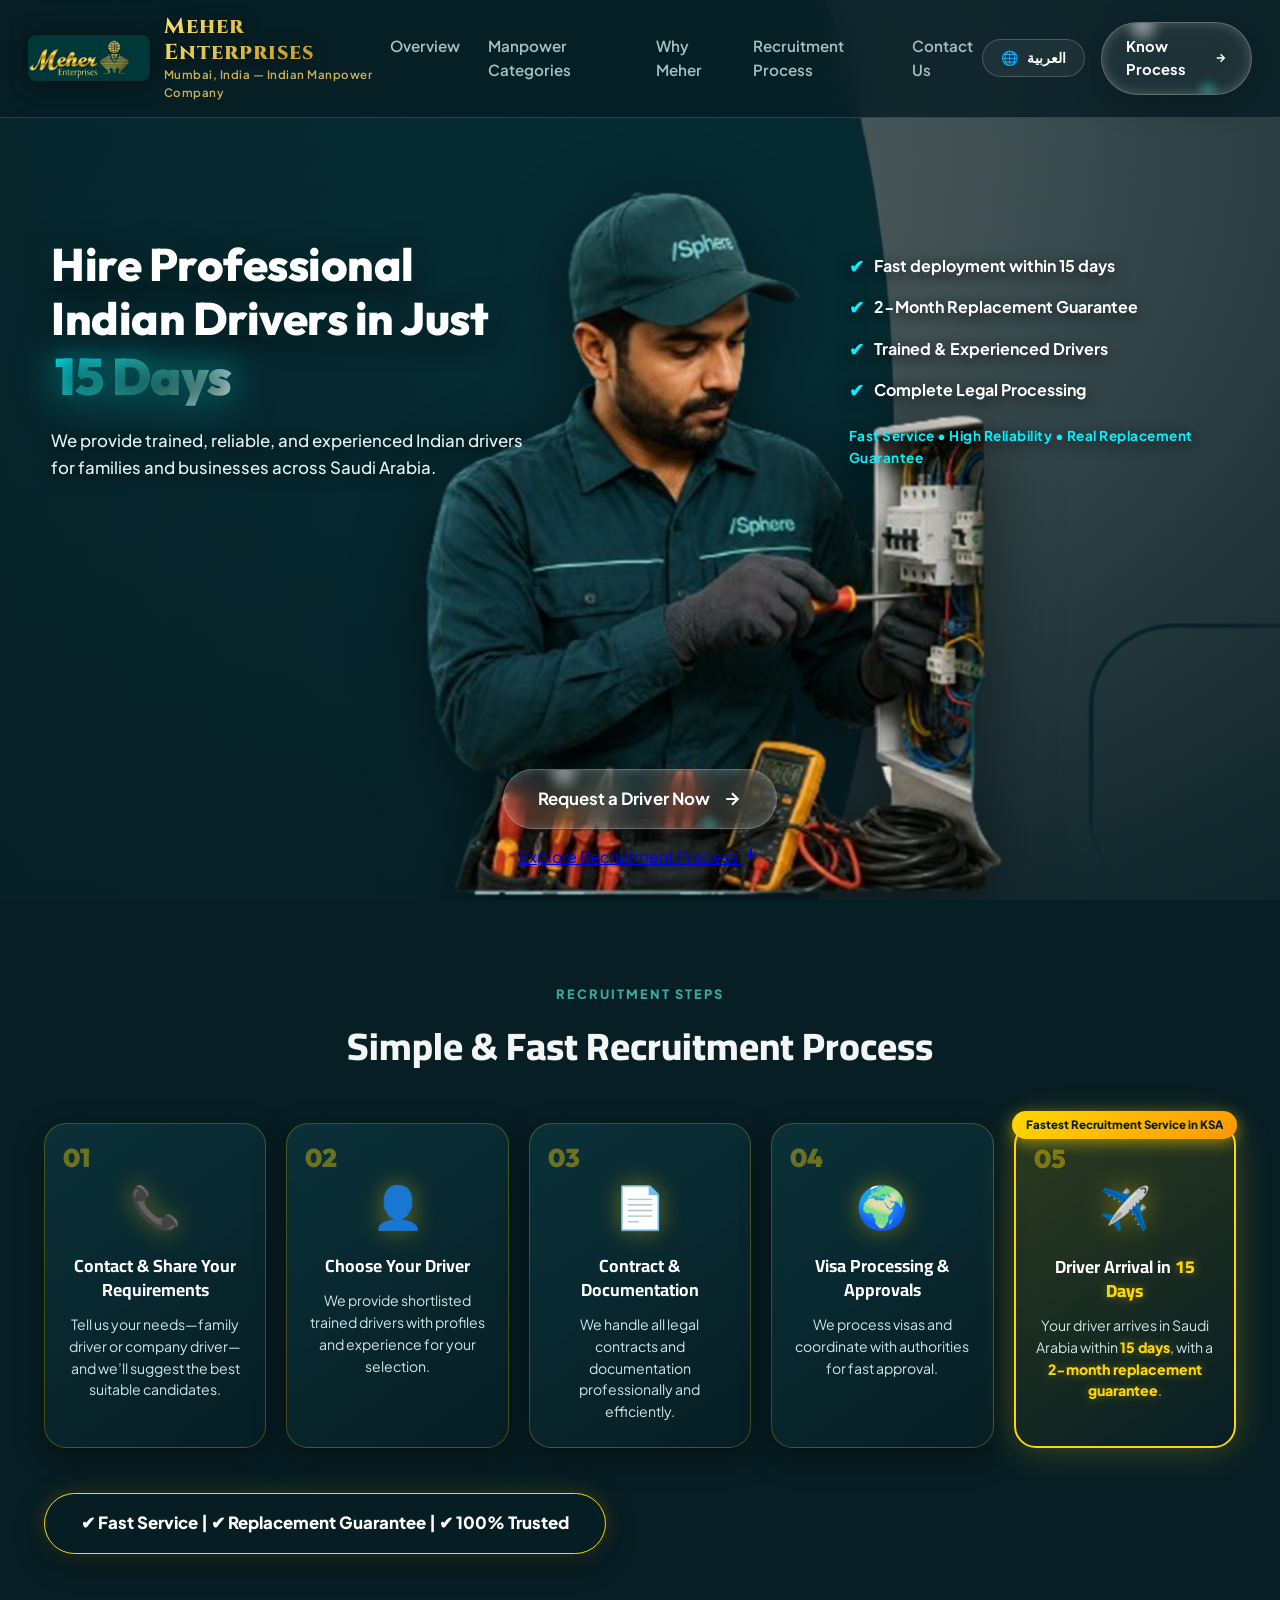
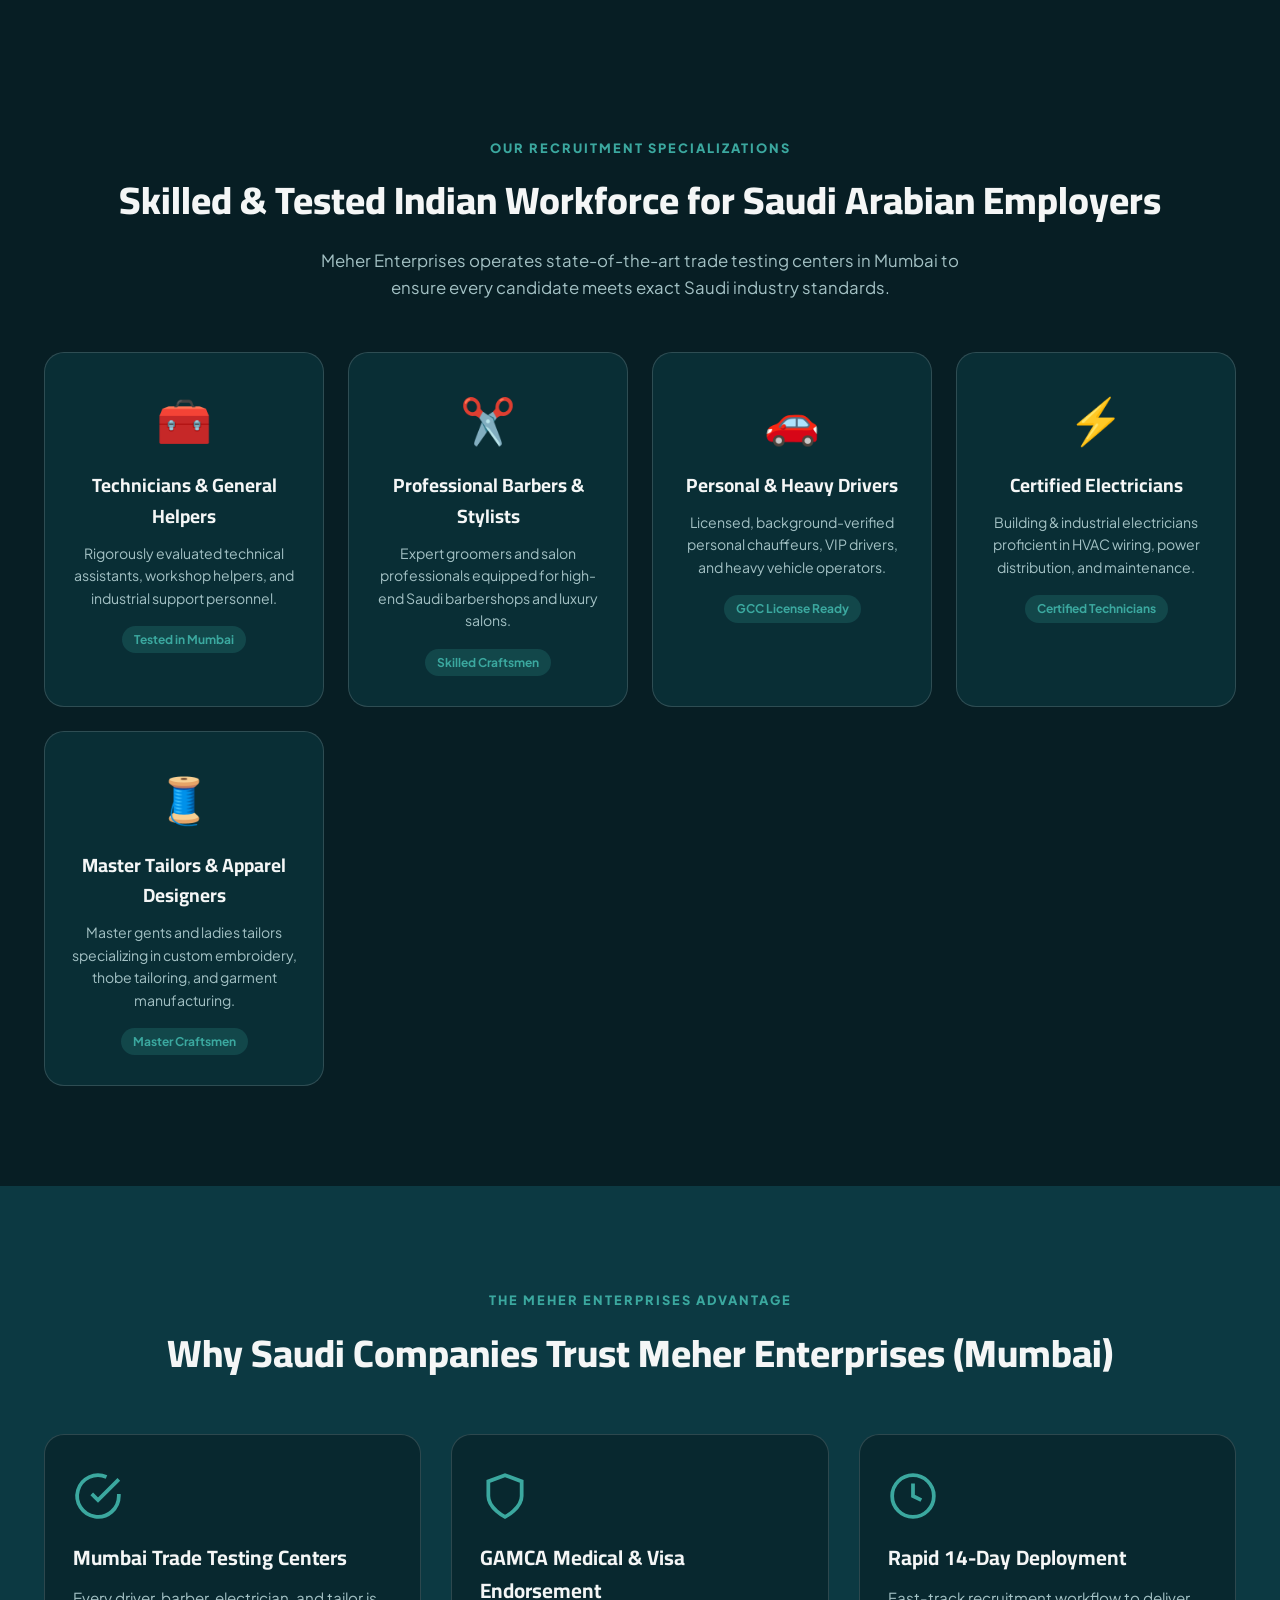
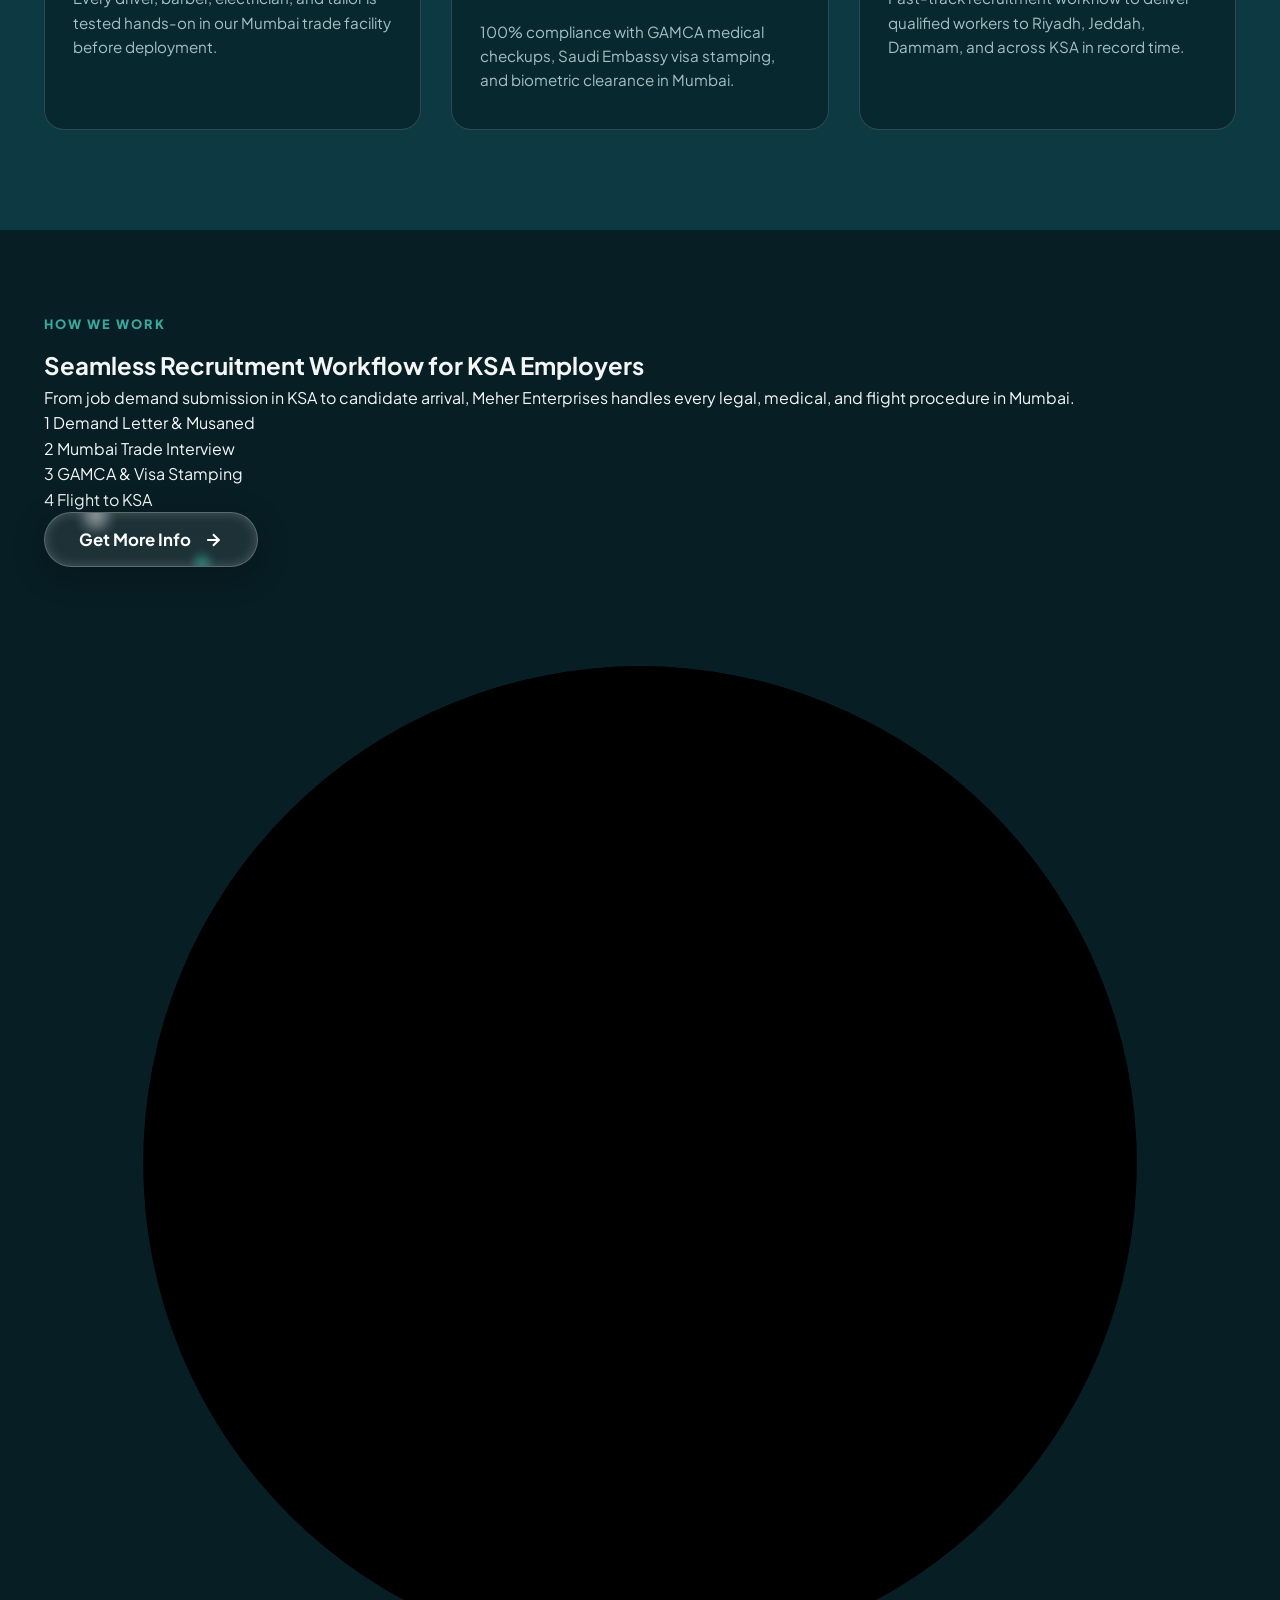
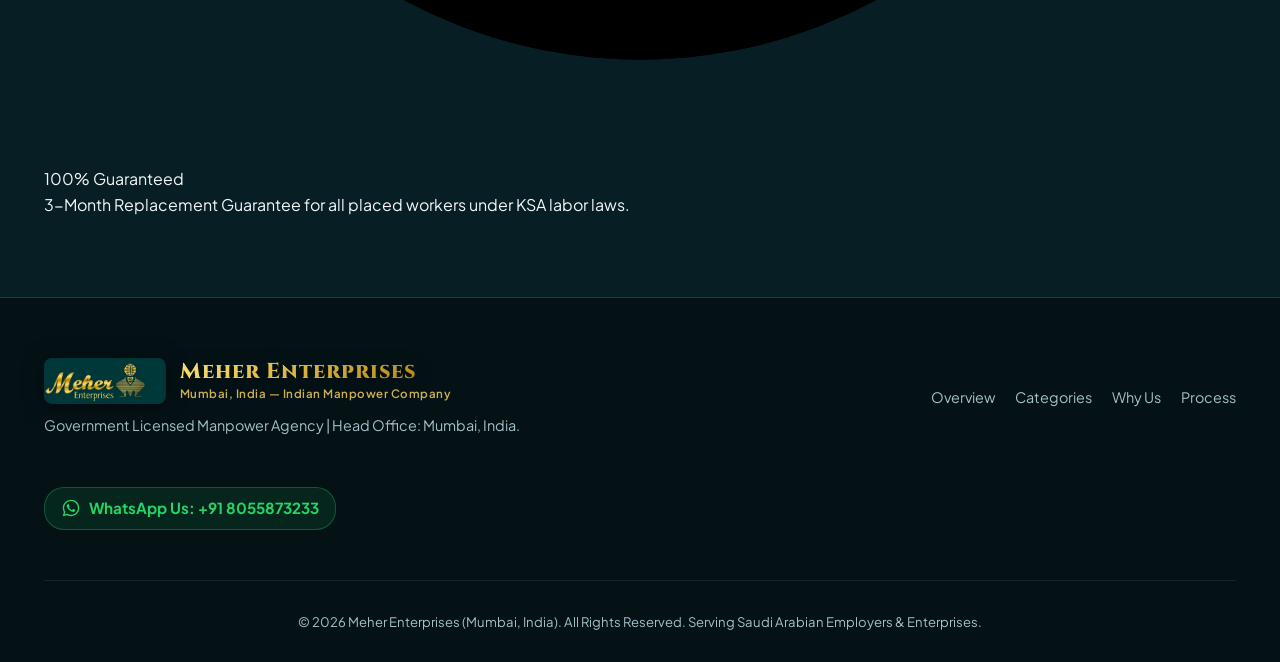
<file: index.html>
<!DOCTYPE html>
<html lang="en">
<head>
    <meta charset="UTF-8">
    <meta name="viewport" content="width=device-width, initial-scale=1.0">
    <title>Meher Enterprises — Licensed Indian Manpower Recruitment for Saudi Arabia (Mumbai)</title>
    <meta name="description" content="Meher Enterprises (Mumbai, India) — Government-licensed recruitment agency connecting Saudi Arabian enterprises with skilled Indian manpower: Drivers, Barbers, Electricians, Tailors, and Technicians.">
    <!-- Google Fonts for English, Arabic & Logo Calligraphy -->
    <link rel="preconnect" href="https://fonts.googleapis.com">
    <link rel="preconnect" href="https://fonts.gstatic.com" crossorigin>
    <link href="https://fonts.googleapis.com/css2?family=Cairo:wght@400;600;700;800;900&family=Tajawal:wght@400;500;700;800&family=Plus+Jakarta+Sans:wght@400;600;700;800&family=Outfit:wght@600;700;800;900&family=Syne:wght@700;800&family=Alex+Brush&family=Cinzel:wght@600;700;800;900&display=swap" rel="stylesheet">
    <link rel="stylesheet" href="style.css">
</head>
<body class="lang-en">
    <!-- Background Canvas for Ambient Particles -->
    <canvas id="bg-canvas"></canvas>

    <!-- Navigation Header -->
    <header class="navbar" id="navbar">
        <div class="nav-container">
            <a href="#" class="brand-logo">
                <img src="logo.jpeg" alt="Meher Enterprises Official Logo" class="official-logo-img">
                <div class="brand-text">
                    <span class="brand-name" data-i18n="brand_name">Meher Enterprises</span>
                    <span class="brand-tagline" data-i18n="brand_sub">Mumbai, India — Indian Manpower Company</span>
                </div>
            </a>

            <nav class="nav-links">
                <a href="#hero" data-i18n="nav_overview">Overview</a>
                <a href="#roles" data-i18n="nav_roles">Manpower Categories</a>
                <a href="#why-meher" data-i18n="nav_why">Why Meher</a>
                <a href="#process" data-i18n="nav_process">Recruitment Process</a>
                <a href="#contact" data-i18n="nav_contact">Contact Us</a>
            </nav>

            <div class="nav-actions">
                <!-- Language Toggle Switch -->
                <button class="btn-lang-toggle" id="btn-lang-toggle" aria-label="Toggle Language">
                    <span class="lang-icon">🌐</span>
                    <span class="lang-text" id="lang-current">العربية</span>
                </button>

                <!-- Glass Transparent Bubble Button (Know Process) -->
                <a href="#process" class="btn-glass-bubble" id="btn-glass-info" style="text-decoration: none;">
                    <span class="bubble-layer"></span>
                    <span class="bubble-layer-2"></span>
                    <span class="btn-text" data-i18n="know_process">Know Process</span>
                    <svg class="btn-arrow" width="18" height="18" viewBox="0 0 24 24" fill="none" stroke="currentColor" stroke-width="2.5"><path d="M5 12h14M12 5l7 7-7 7"/></svg>
                </a>
            </div>
        </div>
    </header>

    <main>
        <!-- Full Screen Immersive Hero Section -->
        <section id="hero" class="hero-fullscreen-section">
            <!-- Fullscreen Background Image Container -->
            <div class="fullscreen-bg-wrapper" id="fullscreen-bg-wrapper">
                <img src="WhatsApp Image 2026-08-06 at 6.28.03 PM.jpeg" alt="Meher Enterprises Hero Background" id="hero-bg-img" class="hero-fullscreen-img">
                <div class="fullscreen-vignette"></div>
            </div>

            <!-- Center 5 Person Elements Cutout (Interactive Cursor Transition) -->
            <div class="hero-center-element-wrapper" id="hero-center-wrapper">
                <img src="elements/helper.png" alt="Indian Skilled Technician" class="hero-person-img active" id="hero-img-1">
                <img src="elements/Barber.png" alt="Indian Master Barber" class="hero-person-img" id="hero-img-2">
                <img src="elements/Driver.png" alt="Indian Licensed Driver" class="hero-person-img" id="hero-img-3">
                <img src="elements/Electrician.png" alt="Indian Certified Electrician" class="hero-person-img" id="hero-img-4">
                <img src="elements/Tailor.png" alt="Indian Master Tailor" class="hero-person-img" id="hero-img-5">
            </div>

            <!-- Left Free Floating Text: Main Headline & Subheading -->
            <div class="hero-left-free-text">
                <h1 class="hero-main-title" data-i18n="hero_title">Hire Professional Indian Drivers in Just <span class="highlight-days">15 Days</span></h1>
                <p class="hero-sub-title" data-i18n="hero_sub">We provide trained, reliable, and experienced Indian drivers for families and businesses across Saudi Arabia.</p>
            </div>

            <!-- Right Free Floating Text: Key Selling Points & Trust Line -->
            <div class="hero-right-free-text">
                <ul class="key-points-list">
                    <li><span class="kp-check">✔</span> <span data-i18n="kp_1">Fast deployment within 15 days</span></li>
                    <li><span class="kp-check">✔</span> <span data-i18n="kp_2">2-Month Replacement Guarantee</span></li>
                    <li><span class="kp-check">✔</span> <span data-i18n="kp_3">Trained & Experienced Drivers</span></li>
                    <li><span class="kp-check">✔</span> <span data-i18n="kp_4">Complete Legal Processing</span></li>
                </ul>
                <div class="trust-line" data-i18n="trust_line">Fast Service • High Reliability • Real Replacement Guarantee</div>
            </div>

            <!-- Center Bottom CTA Glass Bubble Button over Elements -->
            <div class="hero-center-cta">
                <a href="https://wa.me/918055873233?text=Hello%20Meher%20Enterprises%2C%20I%20want%20to%20request%20an%20Indian%20Driver%20for%20Saudi%20Arabia" target="_blank" rel="noopener noreferrer" class="btn-glass-bubble btn-large" id="btn-hero-glass-info" style="text-decoration: none;">
                    <span class="bubble-layer"></span>
                    <span class="bubble-layer-2"></span>
                    <span class="btn-text" data-i18n="cta_driver">Request a Driver Now</span>
                    <svg class="btn-arrow" width="20" height="20" viewBox="0 0 24 24" fill="none" stroke="currentColor" stroke-width="2.5"><path d="M5 12h14M12 5l7 7-7 7"/></svg>
                </a>

                <!-- Scroll Indicator -->
                <a href="#process" class="scroll-down-indicator" aria-label="Scroll to details">
                    <span data-i18n="scroll_text">Explore Recruitment Process</span>
                    <svg width="20" height="20" viewBox="0 0 24 24" fill="none" stroke="currentColor" stroke-width="2"><path d="M7 13l5 5 5-5M12 6v12"/></svg>
                </a>
            </div>
        </section>

        <!-- Section 2: Recruitment Process (5 Cards) -->
        <section id="process" class="section process-section">
            <div class="container">
                <div class="section-head text-center">
                    <span class="section-tag" data-i18n="proc_tag">RECRUITMENT STEPS</span>
                    <h2 data-i18n="proc_title">Simple & Fast Recruitment Process</h2>
                </div>

                <div class="process-cards-grid">
                    <!-- Card 1 -->
                    <div class="process-card">
                        <div class="card-step-num">01</div>
                        <div class="card-gold-icon">📞</div>
                        <h3 data-i18n="p1_title">Contact & Share Your Requirements</h3>
                        <p data-i18n="p1_desc">Tell us your needs—family driver or company driver—and we’ll suggest the best suitable candidates.</p>
                    </div>

                    <!-- Card 2 -->
                    <div class="process-card">
                        <div class="card-step-num">02</div>
                        <div class="card-gold-icon">👤</div>
                        <h3 data-i18n="p2_title">Choose Your Driver</h3>
                        <p data-i18n="p2_desc">We provide shortlisted trained drivers with profiles and experience for your selection.</p>
                    </div>

                    <!-- Card 3 -->
                    <div class="process-card">
                        <div class="card-step-num">03</div>
                        <div class="card-gold-icon">📄</div>
                        <h3 data-i18n="p3_title">Contract & Documentation</h3>
                        <p data-i18n="p3_desc">We handle all legal contracts and documentation professionally and efficiently.</p>
                    </div>

                    <!-- Card 4 -->
                    <div class="process-card">
                        <div class="card-step-num">04</div>
                        <div class="card-gold-icon">🌍</div>
                        <h3 data-i18n="p4_title">Visa Processing & Approvals</h3>
                        <p data-i18n="p4_desc">We process visas and coordinate with authorities for fast approval.</p>
                    </div>

                    <!-- Card 5 (Featured Card with Pro Badge) -->
                    <div class="process-card process-card-featured">
                        <div class="card-pro-badge" data-i18n="p5_badge">Fastest Recruitment Service in KSA</div>
                        <div class="card-step-num">05</div>
                        <div class="card-gold-icon">✈️</div>
                        <h3 data-i18n="p5_title">Driver Arrival in <span class="gold-highlight">15 Days</span></h3>
                        <p data-i18n="p5_desc">Your driver arrives in Saudi Arabia within <span class="gold-highlight">15 days</span>, with a <span class="gold-highlight">2-month replacement guarantee</span>.</p>
                    </div>
                </div>

                <!-- Extra Trust Bar -->
                <div class="extra-trust-bar text-center">
                    <span data-i18n="proc_trust_bar">✔ Fast Service | ✔ Replacement Guarantee | ✔ 100% Trusted</span>
                </div>
            </div>
        </section>

        <!-- Section 3: Manpower Categories Showcase (5 Roles) -->
        <section id="roles" class="section roles-section">
            <div class="container">
                <div class="section-head text-center">
                    <span class="section-tag" data-i18n="cat_tag">OUR RECRUITMENT SPECIALIZATIONS</span>
                    <h2 data-i18n="cat_title">Skilled & Tested Indian Workforce for Saudi Arabian Employers</h2>
                    <p data-i18n="cat_desc">Meher Enterprises operates state-of-the-art trade testing centers in Mumbai to ensure every candidate meets exact Saudi industry standards.</p>
                </div>

                <div class="roles-grid">
                    <!-- Role 1 -->
                    <div class="role-card">
                        <div class="role-icon">🧰</div>
                        <h3 data-i18n="r1_title">Technicians & General Helpers</h3>
                        <p data-i18n="r1_desc">Rigorously evaluated technical assistants, workshop helpers, and industrial support personnel.</p>
                        <span class="role-tag" data-i18n="r1_tag">Tested in Mumbai</span>
                    </div>

                    <!-- Role 2 -->
                    <div class="role-card">
                        <div class="role-icon">✂️</div>
                        <h3 data-i18n="r2_title">Professional Barbers & Stylists</h3>
                        <p data-i18n="r2_desc">Expert groomers and salon professionals equipped for high-end Saudi barbershops and luxury salons.</p>
                        <span class="role-tag" data-i18n="r2_tag">Skilled Craftsmen</span>
                    </div>

                    <!-- Role 3 -->
                    <div class="role-card">
                        <div class="role-icon">🚗</div>
                        <h3 data-i18n="r3_title">Personal & Heavy Drivers</h3>
                        <p data-i18n="r3_desc">Licensed, background-verified personal chauffeurs, VIP drivers, and heavy vehicle operators.</p>
                        <span class="role-tag" data-i18n="r3_tag">GCC License Ready</span>
                    </div>

                    <!-- Role 4 -->
                    <div class="role-card">
                        <div class="role-icon">⚡</div>
                        <h3 data-i18n="r4_title">Certified Electricians</h3>
                        <p data-i18n="r4_desc">Building & industrial electricians proficient in HVAC wiring, power distribution, and maintenance.</p>
                        <span class="role-tag" data-i18n="r4_tag">Certified Technicians</span>
                    </div>

                    <!-- Role 5 -->
                    <div class="role-card">
                        <div class="role-icon">🧵</div>
                        <h3 data-i18n="r5_title">Master Tailors & Apparel Designers</h3>
                        <p data-i18n="r5_desc">Master gents and ladies tailors specializing in custom embroidery, thobe tailoring, and garment manufacturing.</p>
                        <span class="role-tag" data-i18n="r5_tag">Master Craftsmen</span>
                    </div>
                </div>
            </div>
        </section>

        <!-- Why Choose Meher Enterprises -->
        <section id="why-meher" class="section why-section">
            <div class="container">
                <div class="section-head text-center">
                    <span class="section-tag" data-i18n="why_tag">THE MEHER ENTERPRISES ADVANTAGE</span>
                    <h2 data-i18n="why_title">Why Saudi Companies Trust Meher Enterprises (Mumbai)</h2>
                </div>

                <div class="pillars-grid">
                    <div class="pillar-card">
                        <div class="pillar-icon">
                            <svg viewBox="0 0 24 24" fill="none" stroke="currentColor" stroke-width="1.8"><path d="M22 11.08V12a10 10 0 1 1-5.93-9.14"></path><polyline points="22 4 12 14.01 9 11.01"></polyline></svg>
                        </div>
                        <h3 data-i18n="w1_title">Mumbai Trade Testing Centers</h3>
                        <p data-i18n="w1_desc">Every driver, barber, electrician, and tailor is tested hands-on in our Mumbai trade facility before deployment.</p>
                    </div>

                    <div class="pillar-card">
                        <div class="pillar-icon">
                            <svg viewBox="0 0 24 24" fill="none" stroke="currentColor" stroke-width="1.8"><path d="M12 22s8-4 8-10V5l-8-3-8 3v7c0 6 8 10 8 10z"></path></svg>
                        </div>
                        <h3 data-i18n="w2_title">GAMCA Medical & Visa Endorsement</h3>
                        <p data-i18n="w2_desc">100% compliance with GAMCA medical checkups, Saudi Embassy visa stamping, and biometric clearance in Mumbai.</p>
                    </div>

                    <div class="pillar-card">
                        <div class="pillar-icon">
                            <svg viewBox="0 0 24 24" fill="none" stroke="currentColor" stroke-width="1.8"><circle cx="12" cy="12" r="10"></circle><path d="M12 6v6l4 2"></path></svg>
                        </div>
                        <h3 data-i18n="w3_title">Rapid 14-Day Deployment</h3>
                        <p data-i18n="w3_desc">Fast-track recruitment workflow to deliver qualified workers to Riyadh, Jeddah, Dammam, and across KSA in record time.</p>
                    </div>
                </div>
            </div>
        </section>

        <!-- Recruitment Process Section -->
        <section id="process" class="section process-section">
            <div class="container">
                <div class="capacity-box-wrapper">
                    <div class="capacity-info">
                        <span class="section-tag" data-i18n="proc_tag">HOW WE WORK</span>
                        <h2 data-i18n="proc_title">Seamless Recruitment Workflow for KSA Employers</h2>
                        <p data-i18n="proc_desc">From job demand submission in KSA to candidate arrival, Meher Enterprises handles every legal, medical, and flight procedure in Mumbai.</p>

                        <div class="quota-stats">
                            <div class="q-item">
                                <span class="q-num">1</span>
                                <span class="q-label" data-i18n="step1">Demand Letter & Musaned</span>
                            </div>
                            <div class="q-item">
                                <span class="q-num">2</span>
                                <span class="q-label" data-i18n="step2">Mumbai Trade Interview</span>
                            </div>
                            <div class="q-item">
                                <span class="q-num">3</span>
                                <span class="q-label" data-i18n="step3">GAMCA & Visa Stamping</span>
                            </div>
                            <div class="q-item">
                                <span class="q-num">4</span>
                                <span class="q-label" data-i18n="step4">Flight to KSA</span>
                            </div>
                        </div>

                        <!-- Glass Bubble Button -->
                        <button class="btn-glass-bubble btn-large" id="btn-proc-info">
                            <span class="bubble-layer"></span>
                            <span class="bubble-layer-2"></span>
                            <span class="btn-text" data-i18n="get_more_info">Get More Info</span>
                            <svg class="btn-arrow" width="20" height="20" viewBox="0 0 24 24" fill="none" stroke="currentColor" stroke-width="2.5"><path d="M5 12h14M12 5l7 7-7 7"/></svg>
                        </button>
                    </div>

                    <div class="capacity-graphic-card">
                        <div class="ring-container">
                            <svg class="ring-svg" viewBox="0 0 120 120">
                                <circle cx="60" cy="60" r="50" class="ring-bg"></circle>
                                <circle cx="60" cy="60" r="50" class="ring-progress" style="stroke-dashoffset: 25;"></circle>
                            </svg>
                            <div class="ring-content">
                                <span class="ring-val">100%</span>
                                <span class="ring-cap" data-i18n="guarantee">Guaranteed</span>
                            </div>
                        </div>
                        <p class="ring-note" data-i18n="proc_note">3-Month Replacement Guarantee for all placed workers under KSA labor laws.</p>
                    </div>
                </div>
            </div>
        </section>
    </main>

    <!-- Footer -->
    <footer id="contact" class="footer">
        <div class="container footer-content">
            <div class="footer-brand">
                <div class="brand-logo">
                    <img src="logo.jpeg" alt="Meher Enterprises Official Logo" class="official-logo-img">
                    <div class="brand-text">
                        <span class="brand-name" data-i18n="brand_name">Meher Enterprises</span>
                        <span class="brand-tagline" data-i18n="brand_sub">Mumbai, India — Indian Manpower Company</span>
                    </div>
                </div>
                <p data-i18n="footer_sub">Government Licensed Manpower Agency | Head Office: Mumbai, India.</p>
            </div>
            <div class="footer-links">
                <a href="#hero" data-i18n="nav_overview">Overview</a>
                <a href="#roles" data-i18n="nav_roles">Categories</a>
                <a href="#why-meher" data-i18n="nav_why">Why Us</a>
                <a href="#process" data-i18n="nav_process">Process</a>
            </div>
            
            <!-- Direct WhatsApp Link in Footer -->
            <div class="footer-whatsapp-wrap">
                <a href="https://wa.me/918055873233?text=Hello%20Meher%20Enterprises%2C%20I%20want%20to%20inquire%20about%20recruiting%20Indian%20manpower%20for%20Saudi%20Arabia" target="_blank" rel="noopener noreferrer" class="footer-wa-link">
                    <svg class="wa-icon-svg" width="20" height="20" viewBox="0 0 24 24" fill="currentColor"><path d="M19.05 4.91A9.816 9.816 0 0 0 12.04 2c-5.46 0-9.91 4.45-9.91 9.91 0 1.75.46 3.45 1.32 4.95L2.05 22l5.25-1.38c1.45.79 3.08 1.21 4.74 1.21 5.46 0 9.91-4.45 9.91-9.91 0-2.65-1.03-5.14-2.9-7.01zm-7.01 15.24c-1.48 0-2.93-.4-4.2-1.15l-.3-.18-3.12.82.83-3.04-.2-.31a8.19 8.19 0 0 1-1.26-4.38c0-4.54 3.7-8.24 8.24-8.24 2.2 0 4.27.86 5.82 2.42a8.2 8.2 0 0 1 2.41 5.83c0 4.54-3.7 8.23-8.24 8.23zm4.52-6.16c-.25-.12-1.47-.72-1.69-.8-.23-.09-.39-.12-.56.12-.17.25-.66.8-.81.97-.15.17-.3.19-.55.07-.25-.12-1.05-.39-2.01-1.24-.74-.66-1.24-1.47-1.39-1.72-.15-.25-.02-.38.11-.5.11-.11.25-.29.37-.43.12-.15.17-.25.25-.42.08-.17.04-.31-.02-.43s-.56-1.34-.76-1.84c-.2-.48-.41-.42-.56-.43h-.48c-.17 0-.43.06-.66.31s-.87.85-.87 2.07c0 1.22.89 2.4 1.01 2.56.12.17 1.75 2.67 4.24 3.75.59.26 1.05.41 1.41.53.59.19 1.13.16 1.56.1.48-.07 1.47-.6 1.68-1.18.21-.58.21-1.07.15-1.18-.06-.11-.22-.18-.47-.3z"/></svg>
                    <span>WhatsApp Us: +91 8055873233</span>
                </a>
            </div>

            <div class="footer-copy" data-i18n="footer_copy">
                &copy; 2026 Meher Enterprises (Mumbai, India). All Rights Reserved. Serving Saudi Arabian Employers & Enterprises.
            </div>
        </div>
    </footer>

    <script src="app.js"></script>
</body>
</html>
</file>
<file: style.css>
/* Reset & Base Styles */
*, *::before, *::after {
    box-sizing: border-box;
    margin: 0;
    padding: 0;
}

:root {
    --bg-dark: #071e24;
    --bg-teal-main: #0c3942;
    --bg-teal-light: #144e59;
    --bg-cream: #ece9e3;
    --bg-cream-card: #f5f3ee;
    
    --text-light: #f4f6f6;
    --text-muted-light: #a3c1c4;
    --text-dark: #12282d;
    --text-muted-dark: #586e73;
    
    --accent-teal: #3ba89f;
    --accent-glow: rgba(59, 168, 159, 0.35);
    --border-teal: rgba(255, 255, 255, 0.15);
    --border-dark: rgba(18, 40, 45, 0.12);
    
    --font-heading: 'Space Grotesk', 'Cairo', -apple-system, sans-serif;
    --font-body: 'Plus Jakarta Sans', 'Tajawal', -apple-system, sans-serif;
    
    --transition: all 0.35s cubic-bezier(0.16, 1, 0.3, 1);
}

html {
    scroll-behavior: smooth;
    font-family: var(--font-body);
    background-color: var(--bg-dark);
    color: var(--text-light);
}

body {
    overflow-x: hidden;
    position: relative;
    line-height: 1.6;
}

/* Arabic RTL Support */
body.lang-ar {
    direction: rtl;
    text-align: right;
    font-family: 'Tajawal', 'Cairo', sans-serif;
}

body.lang-ar .brand-logo {
    flex-direction: row-reverse;
}

body.lang-ar .nav-links {
    flex-direction: row;
}

body.lang-ar .btn-arrow {
    transform: rotate(180deg);
}

body.lang-ar .btn-glass-bubble {
    flex-direction: row-reverse;
}

/* Canvas Background */
#bg-canvas {
    position: fixed;
    top: 0;
    left: 0;
    width: 100vw;
    height: 100vh;
    z-index: -1;
    pointer-events: none;
    opacity: 0.55;
}

/* Helper Utilities */
.container {
    max-width: 1240px;
    margin: 0 auto;
    padding: 0 24px;
}

.text-center { text-align: center; }
.hidden { display: none !important; }

/* Navbar */
.navbar {
    position: fixed;
    top: 0;
    left: 0;
    right: 0;
    z-index: 100;
    background: rgba(7, 30, 36, 0.82);
    backdrop-filter: blur(20px);
    -webkit-backdrop-filter: blur(20px);
    border-bottom: 1px solid var(--border-teal);
    transition: var(--transition);
}

.nav-container {
    max-width: 1420px;
    margin: 0 auto;
    padding: 14px 28px;
    display: flex;
    align-items: center;
    justify-content: space-between;
}

.brand-logo {
    display: flex;
    align-items: center;
    gap: 14px;
    text-decoration: none;
    color: var(--text-light);
}

.official-logo-img {
    height: 46px;
    width: auto;
    object-fit: contain;
    border-radius: 8px;
    filter: drop-shadow(0 2px 10px rgba(0, 0, 0, 0.5));
    transition: var(--transition);
}

.official-logo-img:hover {
    transform: scale(1.05);
    filter: drop-shadow(0 4px 15px rgba(212, 175, 55, 0.4));
}

.brand-text {
    display: flex;
    flex-direction: column;
}

.brand-name {
    font-family: 'Cinzel', 'Cairo', serif;
    font-weight: 800;
    font-size: 1.35rem;
    letter-spacing: 1px;
    background: linear-gradient(135deg, #f9e076 0%, #d4af37 50%, #aa7c11 100%);
    -webkit-background-clip: text;
    -webkit-text-fill-color: transparent;
    line-height: 1.2;
    filter: drop-shadow(0 2px 8px rgba(0, 0, 0, 0.6));
}

body.lang-ar .brand-name {
    font-family: 'Cairo', sans-serif;
    font-size: 1.3rem;
}

.brand-tagline {
    font-size: 0.72rem;
    color: #e5c158;
    font-weight: 600;
    letter-spacing: 0.5px;
    opacity: 0.9;
}

.nav-links {
    display: flex;
    gap: 28px;
}

.nav-links a {
    color: var(--text-muted-light);
    text-decoration: none;
    font-size: 0.95rem;
    font-weight: 600;
    transition: var(--transition);
}

.nav-links a:hover {
    color: var(--accent-teal);
}

.nav-actions {
    display: flex;
    align-items: center;
    gap: 16px;
}

/* Language Toggle Switch */
.btn-lang-toggle {
    display: inline-flex;
    align-items: center;
    gap: 8px;
    padding: 10px 18px;
    background: rgba(255, 255, 255, 0.06);
    border: 1px solid rgba(255, 255, 255, 0.2);
    border-radius: 30px;
    color: #ffffff;
    font-size: 0.88rem;
    font-weight: 700;
    cursor: pointer;
    transition: var(--transition);
}

.btn-lang-toggle:hover {
    background: rgba(59, 168, 159, 0.25);
    border-color: var(--accent-teal);
    transform: translateY(-1px);
}

/* Glass Transparent Bubble Button */
.btn-glass-bubble {
    position: relative;
    display: inline-flex;
    align-items: center;
    justify-content: center;
    gap: 12px;
    padding: 12px 24px;
    background: rgba(255, 255, 255, 0.09);
    backdrop-filter: blur(16px);
    -webkit-backdrop-filter: blur(16px);
    border: 1px solid rgba(255, 255, 255, 0.28);
    border-radius: 50px;
    color: #ffffff;
    font-family: var(--font-body);
    font-size: 0.92rem;
    font-weight: 700;
    cursor: pointer;
    overflow: hidden;
    box-shadow: 0 8px 32px 0 rgba(0, 0, 0, 0.25), inset 0 0 12px rgba(255, 255, 255, 0.2);
    transition: all 0.4s cubic-bezier(0.16, 1, 0.3, 1);
    text-decoration: none;
}

.btn-glass-bubble.btn-large {
    padding: 16px 34px;
    font-size: 1.05rem;
}

.btn-glass-bubble:hover {
    background: rgba(255, 255, 255, 0.22);
    border-color: rgba(255, 255, 255, 0.6);
    transform: translateY(-3px) scale(1.03);
    box-shadow: 0 14px 40px rgba(0, 242, 254, 0.3), inset 0 0 20px rgba(255, 255, 255, 0.4);
}

/* Floating Glass Bubbles Animation */
.btn-glass-bubble .bubble-layer {
    position: absolute;
    width: 38px;
    height: 38px;
    background: radial-gradient(circle, rgba(255, 255, 255, 0.85) 0%, rgba(255, 255, 255, 0) 70%);
    border-radius: 50%;
    top: -15px;
    left: 15%;
    filter: blur(4px);
    opacity: 0.65;
    animation: floatBubble 4s ease-in-out infinite alternate;
    pointer-events: none;
}

.btn-glass-bubble .bubble-layer-2 {
    position: absolute;
    width: 26px;
    height: 26px;
    background: radial-gradient(circle, rgba(59, 168, 159, 0.9) 0%, rgba(59, 168, 159, 0) 70%);
    border-radius: 50%;
    bottom: -10px;
    right: 20%;
    filter: blur(3px);
    opacity: 0.75;
    animation: floatBubble2 3.5s ease-in-out infinite alternate;
    pointer-events: none;
}

@keyframes floatBubble {
    0% { transform: translateY(0) scale(1); }
    100% { transform: translateY(12px) scale(1.25); }
}

@keyframes floatBubble2 {
    0% { transform: translateY(0) scale(1.1); }
    100% { transform: translateY(-10px) scale(0.85); }
}

/* Standard Buttons */
.btn {
    display: inline-flex;
    align-items: center;
    justify-content: center;
    padding: 12px 24px;
    border-radius: 50px;
    font-family: var(--font-body);
    font-size: 0.95rem;
    font-weight: 700;
    cursor: pointer;
    transition: var(--transition);
    border: none;
    text-decoration: none;
}

.btn-primary {
    background: linear-gradient(135deg, #3ba89f 0%, #1e7a72 100%);
    color: #ffffff;
    box-shadow: 0 4px 20px var(--accent-glow);
}

.btn-primary:hover {
    transform: translateY(-2px);
    box-shadow: 0 8px 30px rgba(59, 168, 159, 0.45);
}

.btn-large {
    padding: 16px 36px;
    font-size: 1.05rem;
}

.btn-full {
    width: 100%;
}

/* Hero Section */
.hero-fullscreen-section {
    position: relative;
    width: 100vw;
    height: 100vh;
    overflow: hidden;
    display: flex;
    flex-direction: column;
    justify-content: flex-end;
    align-items: center;
}

.fullscreen-bg-wrapper {
    position: absolute;
    top: 0;
    left: 0;
    width: 100%;
    height: 100%;
    z-index: 1;
}

.hero-fullscreen-img {
    width: 100%;
    height: 100%;
    object-fit: cover;
    object-position: center;
}

.fullscreen-vignette {
    position: absolute;
    top: 0;
    left: 0;
    width: 100%;
    height: 100%;
    background: radial-gradient(circle at center, rgba(7, 30, 36, 0.2) 0%, rgba(7, 30, 36, 0.75) 100%),
                linear-gradient(to bottom, rgba(7, 30, 36, 0.4) 0%, rgba(7, 30, 36, 0.85) 100%);
    pointer-events: none;
}

/* Center Person 5 Elements Cutout */
.hero-center-element-wrapper {
    position: absolute;
    bottom: 0;
    left: 50%;
    transform: translateX(-48%);
    height: 88%;
    max-height: 750px;
    width: 620px;
    z-index: 2;
    pointer-events: none;
    display: flex;
    align-items: flex-end;
    justify-content: center;
    perspective: 1000px;
}

.hero-person-img {
    position: absolute;
    bottom: 0;
    height: 100%;
    width: auto;
    object-fit: contain;
    image-rendering: -webkit-optimize-contrast;
    image-rendering: crisp-edges;
    filter: drop-shadow(0 15px 35px rgba(0, 0, 0, 0.5));
    opacity: 0;
    transform: scale(0.95) translateY(15px);
    transition: opacity 0.7s cubic-bezier(0.16, 1, 0.3, 1), 
                transform 0.7s cubic-bezier(0.16, 1, 0.3, 1),
                filter 0.5s ease;
    will-change: opacity, transform;
}

.hero-person-img.active {
    opacity: 1;
    transform: scale(1) translateY(0);
    pointer-events: auto;
}

/* Left Free Floating Text: Main Headline & Subheading */
.hero-left-free-text {
    position: absolute;
    top: 40%;
    left: 4%;
    transform: translateY(-50%);
    z-index: 10;
    width: 100%;
    max-width: 480px;
    display: flex;
    flex-direction: column;
    align-items: flex-start;
    text-align: left;
    gap: 16px;
    color: #ffffff;
}

body.lang-ar .hero-left-free-text {
    left: auto;
    right: 4%;
    text-align: right;
    align-items: flex-start;
}

.hero-main-title {
    font-family: 'Outfit', 'Syne', sans-serif;
    font-size: 2.85rem;
    font-weight: 800;
    color: #ffffff;
    line-height: 1.18;
    letter-spacing: -0.5px;
    text-shadow: 0 4px 30px rgba(0, 0, 0, 0.95), 0 0 25px rgba(0, 242, 254, 0.2);
}

body.lang-ar .hero-main-title {
    font-family: 'Cairo', sans-serif;
    font-size: 3.1rem;
    font-weight: 900;
    line-height: 1.25;
    letter-spacing: normal;
}

.highlight-days {
    color: #00f2fe;
    background: linear-gradient(135deg, #00f2fe 0%, #3ba89f 60%, #ffffff 100%);
    -webkit-background-clip: text;
    -webkit-text-fill-color: transparent;
    font-weight: 900;
    font-size: 1.12em;
    padding: 0 4px;
    filter: drop-shadow(0 0 15px rgba(0, 242, 254, 0.5));
}

.hero-sub-title {
    font-size: 1.05rem;
    color: #e2f4f6;
    margin-top: 6px;
    font-weight: 500;
    line-height: 1.6;
    text-shadow: 0 3px 15px rgba(0, 0, 0, 0.9);
}

body.lang-ar .hero-sub-title {
    font-family: 'Tajawal', sans-serif;
    font-size: 1.15rem;
}

/* Right Free Floating Text: Key Points List & Trust Line */
.hero-right-free-text {
    position: absolute;
    top: 40%;
    right: 4%;
    transform: translateY(-50%);
    z-index: 10;
    width: 100%;
    max-width: 380px;
    display: flex;
    flex-direction: column;
    align-items: flex-start;
    text-align: left;
    gap: 16px;
    color: #ffffff;
}

body.lang-ar .hero-right-free-text {
    right: auto;
    left: 4%;
    text-align: right;
    align-items: flex-start;
}

.key-points-list {
    list-style: none;
    padding: 0;
    margin: 0;
    display: flex;
    flex-direction: column;
    gap: 12px;
    width: 100%;
}

.key-points-list li {
    display: flex;
    align-items: center;
    gap: 10px;
    font-size: 1rem;
    font-weight: 700;
    color: #ffffff;
    text-shadow: 0 3px 15px rgba(0, 0, 0, 0.9);
}

body.lang-ar .key-points-list li {
    font-family: 'Tajawal', sans-serif;
    font-size: 1.08rem;
}

.kp-check {
    color: #00f2fe;
    font-weight: 900;
    font-size: 1.15rem;
}

.trust-line {
    font-size: 0.85rem;
    font-weight: 700;
    color: #00f2fe;
    letter-spacing: 0.5px;
    text-shadow: 0 3px 15px rgba(0, 0, 0, 0.95);
    margin-top: 4px;
}

/* Center Bottom Glass Bubble CTA Button Over Elements */
.hero-center-cta {
    position: absolute;
    bottom: 30px;
    left: 50%;
    transform: translateX(-50%);
    z-index: 15;
    display: flex;
    flex-direction: column;
    align-items: center;
    gap: 14px;
    width: 100%;
    max-width: 400px;
}

.pulse-dot {
    width: 8px;
    height: 8px;
    background-color: var(--accent-teal);
    border-radius: 50%;
    box-shadow: 0 0 10px var(--accent-teal);
    animation: pulse 2s infinite;
}

@keyframes pulse {
    0% { transform: scale(0.95); box-shadow: 0 0 0 0 rgba(59, 168, 159, 0.7); }
    70% { transform: scale(1); box-shadow: 0 0 0 10px rgba(59, 168, 159, 0); }
    100% { transform: scale(0.95); box-shadow: 0 0 0 0 rgba(59, 168, 159, 0); }
}

/* Sections Base */
.section {
    padding: 100px 0;
}

.section-tag {
    display: inline-block;
    font-size: 0.8rem;
    font-weight: 800;
    letter-spacing: 2px;
    color: var(--accent-teal);
    margin-bottom: 12px;
}

.section-head h2 {
    font-family: var(--font-heading);
    font-size: 2.4rem;
    font-weight: 800;
    margin-bottom: 16px;
}

.section-head p {
    color: var(--text-muted-light);
    max-width: 680px;
    margin: 0 auto;
    font-size: 1.05rem;
}

/* Roles Showcase Grid */
.roles-section {
    background: var(--bg-dark);
}

.roles-grid {
    display: grid;
    grid-template-columns: repeat(auto-fit, minmax(220px, 1fr));
    gap: 24px;
    margin-top: 50px;
}

.role-card {
    background: rgba(12, 57, 66, 0.6);
    border: 1px solid var(--border-teal);
    border-radius: 20px;
    padding: 30px 24px;
    text-align: center;
    transition: var(--transition);
}

.role-card:hover {
    transform: translateY(-8px);
    border-color: var(--accent-teal);
    box-shadow: 0 15px 35px var(--accent-glow);
}

.role-icon {
    font-size: 2.8rem;
    margin-bottom: 16px;
}

.role-card h3 {
    font-family: var(--font-heading);
    font-size: 1.2rem;
    font-weight: 700;
    margin-bottom: 10px;
}

.role-card p {
    font-size: 0.88rem;
    color: var(--text-muted-light);
    margin-bottom: 16px;
}

.role-tag {
    display: inline-block;
    font-size: 0.75rem;
    font-weight: 700;
    padding: 4px 12px;
    background: rgba(59, 168, 159, 0.2);
    color: var(--accent-teal);
    border-radius: 20px;
}

/* Pillars / Why Choose Us Grid */
.why-section {
    background: var(--bg-teal-main);
}

.pillars-grid {
    display: grid;
    grid-template-columns: repeat(3, 1fr);
    gap: 30px;
    margin-top: 50px;
}

.pillar-card {
    background: rgba(7, 30, 36, 0.6);
    border: 1px solid var(--border-teal);
    border-radius: 20px;
    padding: 36px 28px;
    transition: var(--transition);
}

.pillar-card:hover {
    border-color: var(--accent-teal);
    transform: translateY(-5px);
}

.pillar-icon {
    width: 50px;
    height: 50px;
    color: var(--accent-teal);
    margin-bottom: 20px;
}

.pillar-card h3 {
    font-family: var(--font-heading);
    font-size: 1.3rem;
    margin-bottom: 12px;
}

.pillar-card p {
    color: var(--text-muted-light);
    font-size: 0.95rem;
}

/* Process Section (5 Cards Grid) */
.process-section {
    background: var(--bg-dark);
    padding: 80px 0;
}

.process-cards-grid {
    display: grid;
    grid-template-columns: repeat(5, 1fr);
    gap: 20px;
    margin-top: 45px;
}

@media (max-width: 1200px) {
    .process-cards-grid {
        grid-template-columns: repeat(auto-fit, minmax(220px, 1fr));
    }
}

.process-card {
    position: relative;
    background: linear-gradient(145deg, rgba(12, 57, 66, 0.7), rgba(7, 30, 36, 0.9));
    border: 1px solid rgba(255, 215, 0, 0.25);
    border-radius: 22px;
    padding: 36px 20px 24px;
    text-align: center;
    transition: all 0.4s cubic-bezier(0.16, 1, 0.3, 1);
    display: flex;
    flex-direction: column;
    align-items: center;
    box-shadow: 0 10px 30px rgba(0, 0, 0, 0.4);
}

.process-card:hover {
    transform: translateY(-10px) scale(1.03);
    border-color: #ffd700;
    box-shadow: 0 18px 45px rgba(255, 215, 0, 0.3);
}

.card-step-num {
    position: absolute;
    top: 14px;
    left: 18px;
    font-family: 'Space Grotesk', 'Outfit', sans-serif;
    font-size: 1.6rem;
    font-weight: 900;
    color: rgba(255, 215, 0, 0.4);
}

body.lang-ar .card-step-num {
    left: auto;
    right: 18px;
}

.card-gold-icon {
    font-size: 2.6rem;
    margin: 12px 0 16px;
    filter: drop-shadow(0 0 12px rgba(255, 215, 0, 0.4));
}

.process-card h3 {
    font-family: var(--font-heading);
    font-size: 1.1rem;
    font-weight: 700;
    color: #ffffff;
    margin-bottom: 12px;
    line-height: 1.35;
}

body.lang-ar .process-card h3 {
    font-family: 'Cairo', sans-serif;
    font-size: 1.15rem;
}

.process-card p {
    font-size: 0.88rem;
    color: #d1e5e8;
    line-height: 1.55;
}

body.lang-ar .process-card p {
    font-family: 'Tajawal', sans-serif;
    font-size: 0.95rem;
}

/* Featured 5th Card (15 Days Arrival) */
.process-card-featured {
    background: linear-gradient(145deg, rgba(255, 215, 0, 0.15), rgba(7, 30, 36, 0.95));
    border: 2px solid #ffd700;
    box-shadow: 0 0 35px rgba(255, 215, 0, 0.25);
}

.process-card-featured:hover {
    box-shadow: 0 20px 50px rgba(255, 215, 0, 0.45);
}

.card-pro-badge {
    position: absolute;
    top: -14px;
    background: linear-gradient(135deg, #ffd700, #ff9800);
    color: #071e24;
    font-size: 0.72rem;
    font-weight: 900;
    padding: 5px 14px;
    border-radius: 20px;
    box-shadow: 0 4px 15px rgba(255, 215, 0, 0.5);
    white-space: nowrap;
}

.gold-highlight {
    color: #ffd700;
    font-weight: 800;
    text-shadow: 0 0 10px rgba(255, 215, 0, 0.4);
}

/* Extra Trust Bar Below Cards */
.extra-trust-bar {
    margin-top: 45px;
    padding: 16px 36px;
    background: rgba(7, 30, 36, 0.85);
    backdrop-filter: blur(14px);
    border: 1px solid #ffd700;
    border-radius: 50px;
    font-size: 1.05rem;
    font-weight: 800;
    color: #ffffff;
    display: inline-block;
    box-shadow: 0 8px 30px rgba(0, 0, 0, 0.4), 0 0 20px rgba(255, 215, 0, 0.2);
}

body.lang-ar .extra-trust-bar {
    font-family: 'Cairo', sans-serif;
    font-size: 1.1rem;
}

/* Footer */
.footer {
    background: #041216;
    border-top: 1px solid var(--border-teal);
    padding: 60px 0 30px;
}

.footer-content {
    display: grid;
    grid-template-columns: 2fr 1fr;
    gap: 40px;
    align-items: center;
}

.footer-brand p {
    color: var(--text-muted-light);
    font-size: 0.9rem;
    margin-top: 10px;
}

.footer-links {
    display: flex;
    gap: 20px;
    justify-content: flex-end;
}

.footer-links a {
    color: var(--text-muted-light);
    text-decoration: none;
    font-size: 0.9rem;
}

.footer-links a:hover {
    color: var(--accent-teal);
}

.footer-copy {
    grid-column: 1 / -1;
    text-align: center;
    padding-top: 30px;
    border-top: 1px solid rgba(255, 255, 255, 0.08);
    font-size: 0.82rem;
    color: var(--text-muted-light);
}

/* Footer WhatsApp Link */
.footer-whatsapp-wrap {
    margin: 10px 0;
}

.footer-wa-link {
    display: inline-flex;
    align-items: center;
    gap: 8px;
    color: #25d366;
    text-decoration: none;
    font-size: 0.95rem;
    font-weight: 700;
    padding: 8px 16px;
    background: rgba(37, 211, 102, 0.1);
    border: 1px solid rgba(37, 211, 102, 0.3);
    border-radius: 20px;
    transition: var(--transition);
}

.footer-wa-link:hover {
    background: #25d366;
    color: #ffffff;
    box-shadow: 0 5px 20px rgba(37, 211, 102, 0.4);
}

/* Responsive & Mobile Optimization */
@media (max-width: 992px) {
    .nav-links { display: none; }
    .stats-grid { grid-template-columns: repeat(2, 1fr); }
    .pillars-grid { grid-template-columns: 1fr; }
}

@media (max-width: 768px) {
    /* Navbar Mobile Refinement */
    .nav-container {
        padding: 10px 14px;
    }

    .brand-logo {
        gap: 8px;
    }

    .official-logo-img {
        height: 34px;
    }

    .brand-name {
        font-size: 0.92rem;
        letter-spacing: 0.5px;
        white-space: nowrap;
    }

    .brand-tagline {
        display: none !important;
    }

    .nav-actions {
        gap: 6px;
    }

    .nav-actions .btn-glass-bubble {
        display: none !important; /* Hide redundant secondary header button on phone */
    }

    .btn-lang-toggle {
        padding: 6px 12px;
        font-size: 0.78rem;
        font-weight: 700;
        border-radius: 20px;
        white-space: nowrap;
    }

    /* Hero Section Mobile Restructure (Prevent Text Overlap) */
    .hero-fullscreen-section {
        height: auto;
        min-height: 100vh;
        padding-top: 85px;
        padding-bottom: 40px;
        justify-content: flex-start;
        overflow-y: auto;
    }

    /* Mobile Container Constraints: 100% width up to 500px max-width */
    .hero-left-free-text,
    .hero-right-free-text,
    .hero-center-cta {
        width: 100% !important;
        max-width: 500px !important;
        margin-left: auto !important;
        margin-right: auto !important;
    }

    .process-cards-grid {
        grid-template-columns: 1fr !important;
        width: 100% !important;
        max-width: 500px !important;
        margin: 40px auto 0 auto !important;
    }

    .hero-left-free-text {
        position: relative;
        top: auto;
        left: auto;
        right: auto;
        transform: none;
        padding: 0 20px;
        text-align: center;
        align-items: center;
        z-index: 10;
        margin-bottom: 15px;
    }

    body.lang-ar .hero-left-free-text {
        right: auto;
        left: auto;
        text-align: center;
        align-items: center;
    }

    .hero-main-title {
        font-size: 1.85rem;
        line-height: 1.25;
    }

    body.lang-ar .hero-main-title {
        font-size: 2rem;
    }

    .hero-sub-title {
        font-size: 0.95rem;
        margin-top: 4px;
    }

    /* Center worker image on mobile */
    .hero-center-element-wrapper {
        position: relative;
        left: auto;
        bottom: auto;
        transform: none !important;
        height: 380px;
        max-height: 380px;
        width: 100%;
        margin: 15px 0;
        z-index: 2;
    }

    .hero-person-img {
        height: 100%;
        max-height: 380px;
    }

    /* Right Key Points list on mobile */
    .hero-right-free-text {
        position: relative;
        top: auto;
        right: auto;
        left: auto;
        transform: none;
        max-width: 100%;
        padding: 0 20px;
        text-align: center;
        align-items: center;
        z-index: 10;
        margin-bottom: 25px;
    }

    body.lang-ar .hero-right-free-text {
        left: auto;
        right: auto;
        text-align: center;
        align-items: center;
    }

    .key-points-list {
        align-items: center;
    }

    .key-points-list li {
        font-size: 0.9rem;
        justify-content: center;
    }

    .trust-line {
        font-size: 0.8rem;
        text-align: center;
    }

    /* Center CTA button on mobile: 100% width up to 500px */
    .hero-center-cta {
        position: relative;
        bottom: auto;
        left: auto;
        transform: none;
        width: 100% !important;
        max-width: 500px !important;
        padding: 0 20px;
        box-sizing: border-box;
        margin: 0 auto;
        z-index: 15;
    }

    .hero-center-cta .btn-glass-bubble.btn-large {
        width: 100% !important;
        max-width: 500px !important;
        padding: 16px 20px;
        font-size: 1.02rem;
        box-sizing: border-box;
        display: flex;
        justify-content: center;
    }
}

@media (max-width: 600px) {
    .hero-actions-bar { flex-direction: column; width: 100%; }
    .stats-grid { grid-template-columns: 1fr; }
}
</file>
